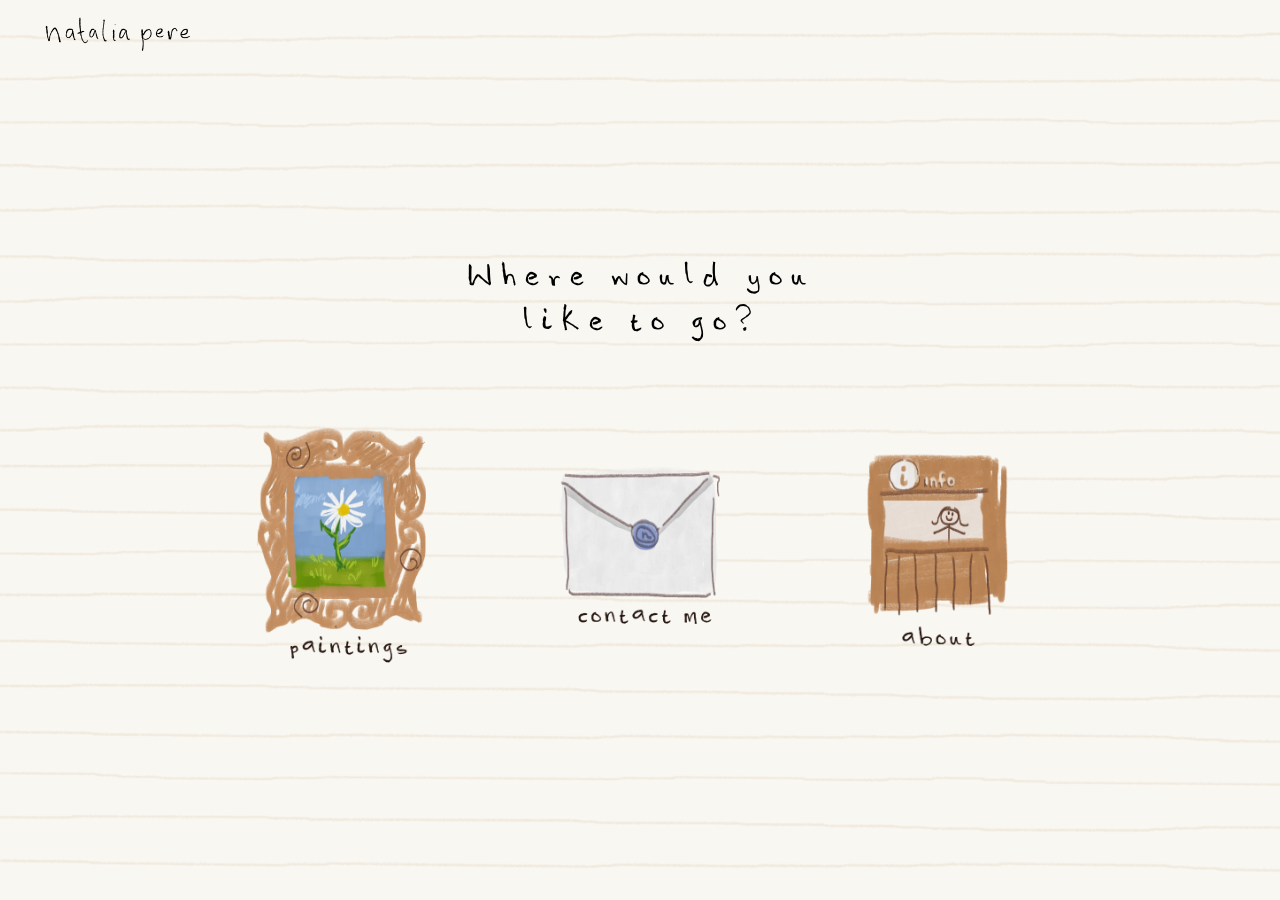
<file: index.html>
<!DOCTYPE html>
<html lang="en">
<head>
    <meta charset="UTF-8">
    <meta name="viewport" content="width=device-width, initial-scale=1.0">
    <title>Art Portfolio</title>
    <link rel="stylesheet" href="styles.css"> <!-- Link to styles.css -->
</head>
<body>
    <header>
        <a href="index.html"> <!-- Link the logo to the home page -->
          <div class="logo-container">
            <img src="assets/images/natalia-pere-logo.png" alt="Logo" class="logo" id="logo-img">
            <span class="logo-text" id="logo-text">:)</span>
        </div>
        </a>
    </header>
    <div class="centered-container">
        <div class="content">
            <h1>Where would you<br>like to go?</h1>
            
            <div class="button-container">
                <div class="button-wrapper">
                    <button onclick="location.href='paintings.html'">
                        <img src="assets/images/painting.png" alt="Button 1">
                    </button>
                </div>
                <div class="button-wrapper">
                    <button onclick="location.href='contact.html'">
                        <img src="assets/images/letter.png" alt="Button 2">
                    </button>
                </div>
                <div class="button-wrapper">
                    <button onclick="location.href='about.html'">
                        <img src="assets/images/info-center.png" alt="Button 3">
                    </button>
                </div>
            </div>
        </div>
    </div>
    <script src="script.js"></script>
</body>
</html>
</file>
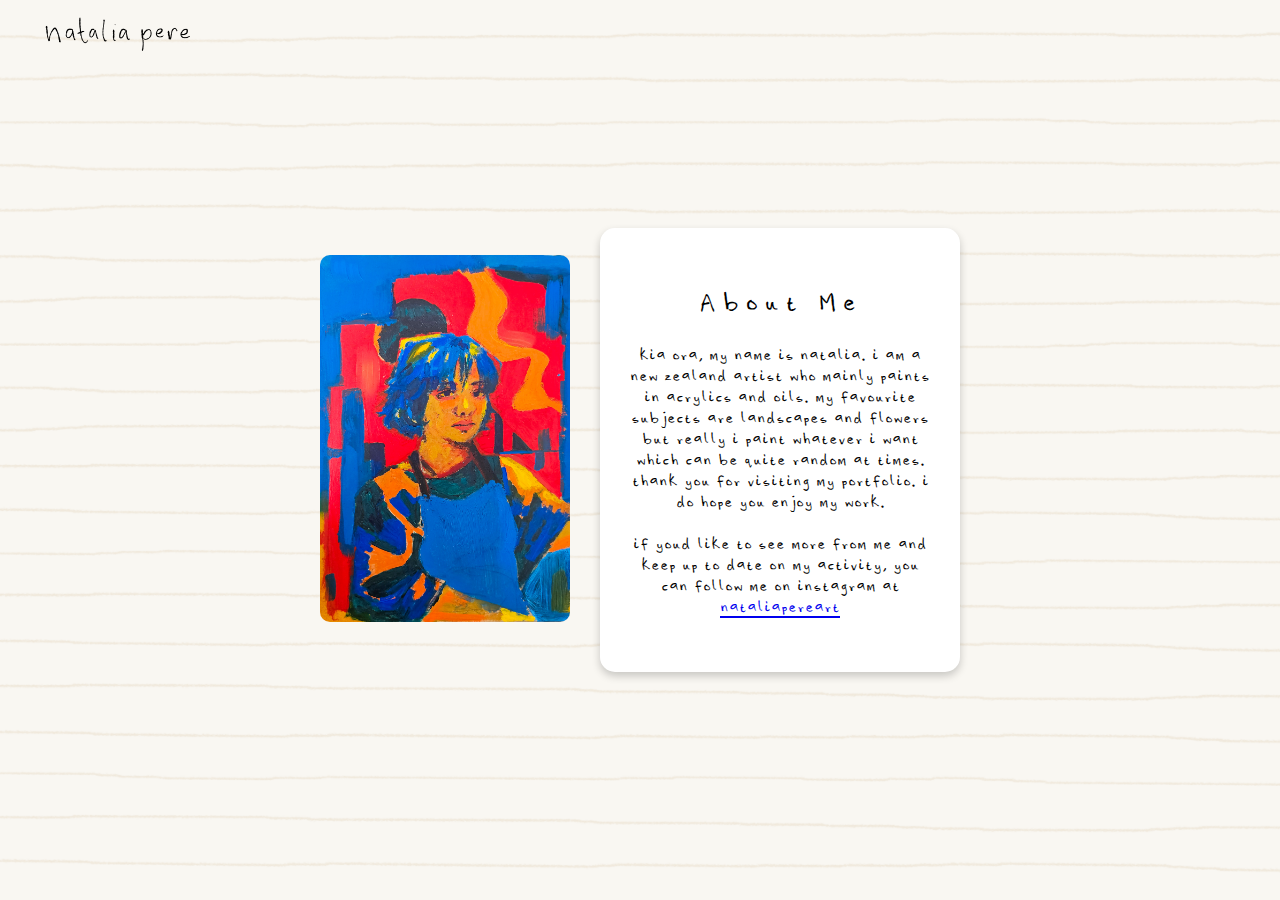
<file: about.html>
<!DOCTYPE html>
<html lang="en">
<head>
    <meta charset="UTF-8">
    <meta name="viewport" content="width=device-width, initial-scale=1.0">
    <title>About - Art Portfolio</title>
    <link rel="stylesheet" href="aboutstyles.css"> <!-- Link to aboutstyles.css -->
</head>
<body>
    <header>
        <a href="index.html"> <!-- Link the logo to the home page -->
          <div class="logo-container">
            <img src="assets/images/natalia-pere-logo.png" alt="Logo" class="logo" id="logo-img" onclick="index.html">
            <span class="logo-text" id="logo-text">:)</span>
        </div>
        </a>
    </header>
    
    <!-- About Section -->
    <div class="about-container">
        <div class="about-content">
            <div class="about-image">
                <img src="assets/images/paintings/portrait.jpg" alt="Artist Image">
            </div>
            <div class="about-text">
                <h1>About Me</h1>
                <p>kia ora, my name is natalia. i am a new zealand artist who mainly paints in acrylics and oils. my favourite subjects are landscapes and flowers but really i paint whatever i want which can be quite random at times. thank you for visiting my portfolio. i do hope you enjoy my work.<br><br>if youd like to see more from me and keep up to date on my activity, you can follow me on instagram at <a href="https://www.instagram.com/nataliapereart">nataliapereart</a></p>
            </div>
        </div>
    </div>

    <script src="script.js"></script>
</body>
</html>
</file>
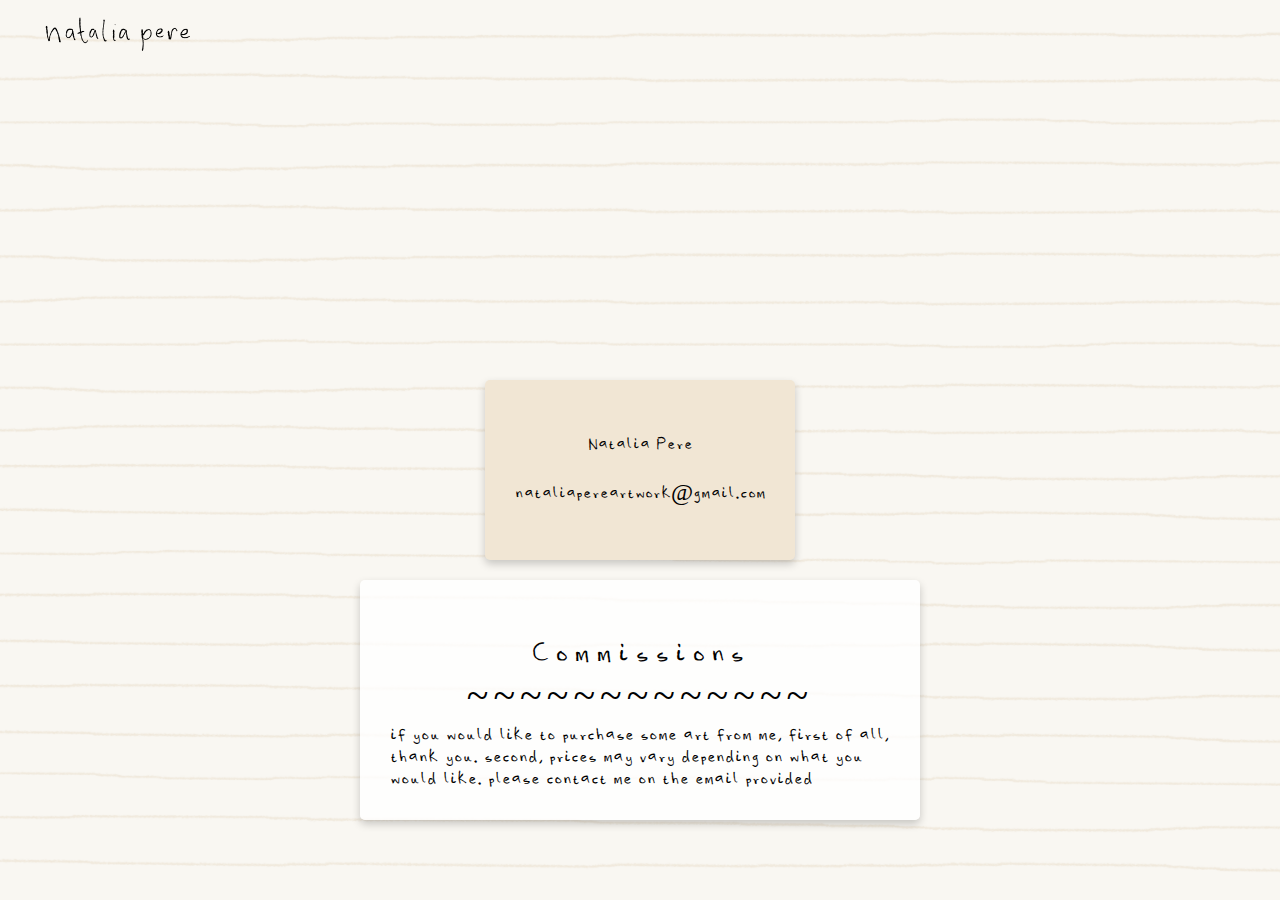
<file: contact.html>
<!DOCTYPE html>
<html lang="en">
<head>
    <meta charset="UTF-8">
    <meta name="viewport" content="width=device-width, initial-scale=1.0">
    <title>Contact - Art Portfolio</title>
    <link rel="stylesheet" href="contactstyles.css"> <!-- Link to styles.css -->
</head>
<body>
    <header>
        <a href="index.html"> <!-- Link the logo to the home page -->
          <div class="logo-container">
            <img src="assets/images/natalia-pere-logo.png" alt="Logo" class="logo" id="logo-img" onclick="index.html">
            <span class="logo-text" id="logo-text">:)</span>
        </div>
        </a>
    </header>
        <!-- Contact Information Section -->
        <div class="contact-info">
            <div class="contact-text">
                <p>Natalia Pere</p>
                <p>nataliapereartwork@gmail.com</p>
            </div>
        </div>
        <!-- Pricing Section -->
        <div class="pricing-container">
            <h1>Commissions<br>~~~~~~~~~~~~~</h1>
            <div class="pricing-details">
                <p>if you would like to purchase some art from me, first of all, thank you. second, prices may vary depending on what you would like. please contact me on the email provided</p>
              
            </div>
        </div>
    <script src="script.js"></script>
</body>
</html>
</file>
<file: styles.css>
@font-face {
  font-family: 'handwritten';
  src: url('fonts/handwritten.ttf') format('truetype'),
       url('fonts/handwritten.otf') format('opentype');
  font-weight: normal;
  font-style: normal;
}

body {
  font-family: 'handwritten'; /* Apply custom font only */
  background-color: #f1e6d4;
  background-image: url('assets/images/background.png'); /* Set background image */
  background-size: cover; /* Ensure the background image covers the entire screen */
  background-position: center; /* Center the background image */
  margin: 0;
  padding: 0;
  height: 100vh;
  display: flex;
  justify-content: center; /* Center horizontally */
  align-items: center; /* Center vertically */
}

header {
  position: absolute;
  top: 10px; /* Set space between the logo and the top of the website */
  left: 25px;
}

.logo-container {
  position: relative;
}

.logo {
  width: 200px; /* Logo image size */
}

.logo-text {
  display: none; /* Initially hide the text */
  font-size: 30px;
  color: rgb(0, 0, 0);
  font-weight: lighter;
  position: absolute;
  top: 10px;
  left: 0;
  text-align: center;
  width: 100%;
}

.logo-container:hover .logo {
  opacity: 0; /* Hide the logo image when hovering */
}

.logo-container:hover .logo-text {
  display: block; /* Show the text when hovering */
  opacity: 0.5;
}

.centered-container {
  display: flex;
  justify-content: center; /* Center horizontally */
  align-items: center; /* Center vertically */
  text-align: center;
}

.content {
  text-align: center; /* Center text inside this div */
}

h1 {
  font-family: 'handwritten'; /* Custom handwritten font */
  font-size: 50px; /* Set font size */
  color: black;
  font-weight: lighter; /* Make it bold */
  text-align: center; /* Center the text */
  margin-bottom: 75px;
  background-clip: text; /* Clip the background to text */
  -webkit-background-clip: text; /* Ensure the background clip works in WebKit browsers */
  letter-spacing: 5px; /* Increase space between letters */
  position: relative;
}

.button-container {
  display: flex;
  justify-content: center; /* Center buttons horizontally */
  flex-wrap: wrap; /* Allow buttons to wrap on smaller screens */
}

.button-wrapper {
  display: flex;
  flex-direction: column; /* Stack the image and text vertically */
  align-items: center; /* Center them horizontally */
  margin: 0 50px; /* Add space of 50px between buttons (adjustable for mobile) */
}

button {
  background-color: transparent; /* Remove default button background */
  border: none; /* Remove default button border */
  padding: 0; /* Remove padding */
  cursor: pointer;
  transition: transform 0.3s ease, opacity 0.3s ease; /* Smooth transition for scaling effect */
}

button img {
  width: 200px; /* Set image size to 200px */
  object-fit: cover; /* Ensure the image covers the button area */
  transition: transform 0.3s ease, opacity 0.3s ease; /* Smooth transition for image size and opacity */
}

/* Hover effect for all buttons except the second one */
button:hover img {
  opacity: 0.7; /* Slightly fade the image on hover */
  transform: scale(1.1) rotate(10deg); /* Slightly enlarge and rotate the image to the right when hovered */
}

button:hover .button-text {
  opacity: 0.7; /* Slightly fade the text on hover */
  transform: scale(1.1); /* Slightly enlarge the text when hovered */
  font-size: 60px; /* Slightly enlarge the text when hovered */
}

/* Hover effect for the second button (tilt to the left) */
.button-wrapper:nth-child(2) button:hover img {
  opacity: 0.7; /* Slightly fade the image on hover */
  transform: scale(1.1) rotate(-10deg); /* Slightly enlarge and rotate the image to the left when hovered */
}

.button-wrapper:nth-child(2) button:hover .button-text {
  opacity: 0.7; /* Slightly fade the text on hover */
  transform: scale(1.1); /* Slightly enlarge the text when hovered */
  font-size: 60px; /* Slightly enlarge the text when hovered */
}

/* Mobile Optimization */
@media screen and (max-width: 768px) {
  header {
    left: 10px;
    top: 10px;
  }

  .logo {
    width: 150px; /* Reduce logo size on mobile */
    margin-bottom: 30px;
  }

  h1 {
    font-size: 30px; /* Reduce font size of h1 */
    margin-bottom: 30px;
    margin-top: 0px;
  }

  .button-container {
    flex-direction: column; /* Stack the buttons vertically */
    justify-content: center;
    align-items: center; /* Center buttons */
    margin-top: 20px;
  }

  .button-wrapper {
    margin: 20px 0; /* Adjust spacing between buttons */
  }

  button img {
    width: 150px; /* Reduce image size for mobile */
  }
}

/* Tablet Optimization */
@media screen and (max-width: 1024px) {
  .logo {
    width: 180px; /* Adjust logo size for tablets */
  }

  h1 {
    font-size: 40px; /* Adjust font size for tablets */
    margin-bottom: 50px;
    margin-top: 200px;
  }

  .button-container {
    justify-content: center;
  }

  .button-wrapper {
    margin: 20px; /* Adjust button spacing */
  }

  button img {
    width: 180px; /* Adjust image size for tablets */
  }
}

@media screen and (max-width: 380px) {

  .logo {
    width: 180px; /* Adjust logo size for tablets */
  }

  h1 {
    font-size: 40px; /* Adjust font size for tablets */
    margin-bottom: 50px;
    margin-top: 350px;
  }

  .button-container {
    justify-content: center;
  }

  .button-wrapper {
    margin: 20px; /* Adjust button spacing */
  }

  button img {
    width: 180px; /* Adjust image size for tablets */
  }

}
</file>
<file: aboutstyles.css>
@font-face {
    font-family: 'handwritten';
    src: url('fonts/handwritten.ttf') format('truetype'),
         url('fonts/handwritten.otf') format('opentype');
    font-weight: normal;
    font-style: normal;
}

body {
    font-family: 'handwritten'; /* Apply custom font only */
    background-color: #f1e6d4;
    background-image: url('assets/images/background.png');
    background-size: cover;
    background-position: center;
    margin: 0;
    padding: 0;
    height: 100vh;
    display: flex;
    justify-content: center;
    align-items: center;
}

header {
    position: absolute;
    top: 10px;
    left: 25px;
}

.logo-container {
    position: relative;
}

.logo {
    width: 200px; /* Logo image size */
}

.logo-text {
    display: none; /* Initially hide the text */
    font-size: 30px;
    color: rgb(0, 0, 0);
    font-weight: lighter;
    position: absolute;
    top: 10px;
    left: 0;
    text-align: center;
    width: 100%;
}

.logo-container:hover .logo {
    opacity: 0; /* Hide the logo image when hovering */
}

.logo-container:hover .logo-text {
    display: block; /* Show the text when hovering */
    opacity: 0.5;
}

/* About page content */
.about-container {
    display: flex;
    justify-content: center;
    align-items: center;
    width: 80%; /* Set the container width */
    height: 80vh; /* Set the container height */
    flex-direction: row;
    flex-wrap: wrap; /* Allow wrapping for mobile devices */
}

.about-content {
    display: flex;
    align-items: center;
    justify-content: center;
    text-align: center;
    flex-direction: row;
    flex-wrap: wrap;
}

.about-image {
    margin-right: 30px;
    margin-bottom: 20px;
}

.about-image img {
    width: 250px; /* Set the image size */
    height: auto;
    border-radius: 10px;
}

.about-text {
    background-color: white;
    padding: 30px;
    border-radius: 15px;
    box-shadow: 0 4px 8px rgba(0, 0, 0, 0.2);
    width: 300px;
}

.about-text h1 {
    font-family: 'handwritten';
    font-size: 40px;
    color: black;
    font-weight: lighter;
    text-align: center;
    margin-bottom: 5px;
    background-clip: text;
    -webkit-background-clip: text;
    letter-spacing: 5px;
}

.about-text p {
    font-family: 'handwritten';
    font-size: 24px;
    color: black;
    margin-right: 0px;
}

/* Mobile and Tablet Optimizations */
@media (max-width: 768px) {
    
    header {
        top: 10px;
        left: 10px;
    }

    .logo {
        width: 150px; /* Reduce logo size for smaller screens */
    }
    
    .about-container {
        width: 95%; /* Slightly reduce container width on smaller screens */
        height: auto; /* Let the height adjust to content */
    }

    .about-image {
        margin-right: 0;
        margin-bottom: 20px;
    }

    .about-image img {
        width: 200px; /* Reduce image size */
    }

    .about-text {
        width: 280px; /* Adjust text box width */
        padding: 20px; /* Reduce padding */
    }

    .about-text h1 {
        font-size: 35px; /* Smaller header font size */
        letter-spacing: 4px; /* Adjust letter spacing */
    }

    .about-text p {
        font-size: 22px; /* Adjust paragraph font size */
    }
}

@media screen and (max-width: 1024px) {
    header {
        top: 10px;
        left: 10px;
    }

    .logo {
        width: 150px; /* Reduce logo size for smaller screens */
    }
    
    body {
        padding: 10px; /* Add some padding to prevent edges being too close */
    }

    .about-container {
        flex-direction: column; /* Stack the content vertically */
        width: 100%; /* Full width on very small screens */
        height: auto; /* Let content take the full height */
    }

    .about-content {
        flex-direction: column; /* Stack the image and text */
        align-items: center; /* Center-align content */
    }

    .about-image img {
        margin-top: -150px;
        width: 180px; /* Reduce the image size further */
    }

    .about-text {
        width: 80%; /* Make the text container full-width */
        padding: 15px; /* Reduce padding */
    }

    .about-text h1 {
        font-size: 28px; /* Further reduce header font size */
    }

    .about-text p {
        font-size: 18px; /* Smaller text for mobile screens */
    }
}

@media screen and (max-width: 480px) {

    .logo {
        width: 180px; /* Adjust logo size for tablets */
      }

    body {
        padding: 10px; /* Add some padding to prevent edges being too close */
    }

    .about-container {
        flex-direction: column; /* Stack the content vertically */
        width: 100%; /* Full width on very small screens */
        height: auto; /* Let content take the full height */
    }

    .about-content {
        flex-direction: column; /* Stack the image and text */
        align-items: center; /* Center-align content */
    }

    .about-image img {
        margin-top: 20px;
        width: 180px; /* Reduce the image size further */
    }

    .about-text {
        width: 80%; /* Make the text container full-width */
        padding: 15px; /* Reduce padding */
    }

    .about-text h1 {
        font-size: 28px; /* Further reduce header font size */
    }

    .about-text p {
        font-size: 18px; /* Smaller text for mobile screens */
    }
}
</file>
<file: contactstyles.css>
@font-face {
  font-family: 'handwritten';
  src: url('fonts/handwritten.ttf') format('truetype'),
       url('fonts/handwritten.otf') format('opentype');
  font-weight: normal;
  font-style: normal;
}

body {
  font-family: 'handwritten'; /* Apply custom font only */
  background-color: #f1e6d4;
  background-image: url('assets/images/background.png'); /* Set background image */
  background-size: cover; /* Ensure the background image covers the entire screen */
  background-position: center; /* Center the background image */
  margin: 0;
  padding: 0;
  height: 100vh;
  display: flex;
  justify-content: center; /* Center horizontally */
  align-items: center; /* Center vertically */
  flex-direction: column; /* Stack content vertically */
}

/* Header styles */
header {
  position: absolute;
  top: 10px; /* Set space between the logo and the top of the website */
  left: 25px;
}

.logo-container {
  position: relative;
}

.logo {
  width: 200px; /* Logo image size */
}

.logo-text {
  display: none; /* Initially hide the text */
  font-size: 30px;
  color: rgb(0, 0, 0);
  font-weight: lighter;
  position: absolute;
  top: 10px;
  left: 0;
  text-align: center;
  width: 100%;
}

.logo-container:hover .logo {
  opacity: 0; /* Hide the logo image when hovering */
}

.logo-container:hover .logo-text {
  display: block; /* Show the text when hovering */
  opacity: 0.5;
}

/* Centered container */
.centered-container {
  display: flex;
  justify-content: center; /* Center horizontally */
  align-items: center; /* Center vertically */
  flex-direction: column; /* Stack items vertically */
}

/* Content styling */
.content {
  text-align: center; /* Center text inside this div */
}

h1 {
  font-family: 'handwritten'; /* Custom handwritten font */
  font-size: 40px; /* Set font size */
  color: black;
  font-weight: lighter; /* Make it bold */
  text-align: center; /* Center the text */
  margin-bottom: 5px;
  background-clip: text; /* Clip the background to text */
  -webkit-background-clip: text; /* Ensure the background clip works in WebKit browsers */
  letter-spacing: 5px; /* Increase space between letters */
}

.button-container {
  display: flex;
  justify-content: center; /* Center buttons horizontally */
  flex-direction: column; /* Stack buttons vertically */
  align-items: center; /* Center buttons */
}

/* Contact Page Styling */
.contact-info {
  background-color: #f1e6d4; /* Light cream background */
  border-radius: 5px; /* Rounded corners */
  padding: 30px;
  text-align: center;
  width: 250px;
  box-shadow: 0 4px 8px rgba(0, 0, 0, 0.2);
  margin-top: 300px;
}

.contact-info p {
  font-family: 'handwritten'; /* Custom font */
  font-size: 24px;
  color: black;
  margin-right: 0px;
}

.pricing-container {
  background-color: rgba(255, 255, 255, 0.8);
  padding: 30px;
  border-radius: 5px;
  margin-top: 20px;
  text-align: left;
  width: 500px;
  box-shadow: 0 4px 8px rgba(0, 0, 0, 0.2);
}

.pricing-container h2 {
  font-family: 'handwritten';
  font-size: 36px;
  color: black;
  margin-bottom: 20px;
}

.pricing-details p {
  font-family: 'handwritten';
  font-size: 25px;
  color: black;
  margin: 0px 0;
}

.pricing-details p strong {
  color: #444; /* Darker color for prices */
}

/* Mobile optimization */
@media screen and (max-width: 768px) {
  header {
      left: 10px;
      top: 10px;
  }

  .logo {
      width: 150px; /* Reduce logo size on smaller screens */
  }

  .contact-info {
      width: 90%; /* Make contact info container more flexible */
      margin-right: 0; /* Remove margin */
      margin-bottom: 20px; /* Add space at the bottom */
  }

  .pricing-container {
      width: 90%; /* Make pricing container flexible */
      margin-top: 20px;
  }

  .pricing-container h1 {
      font-size: 28px; /* Adjust header font size for mobile */
  }

  .pricing-details p {
      font-size: 20px; /* Adjust font size for pricing details */
  }

  /* Stack content vertically for small screens */
  .centered-container {
      flex-direction: column;
  }
}

/* Tablet optimization */
@media screen and (max-width: 1024px) {
  .logo {
      width: 180px; /* Adjust logo size for tablets */
  }

  .contact-info {
    width: 90%; /* Make contact info container more flexible */
    margin-right: 0; /* Remove margin */
    margin-bottom: 20px; /* Add space at the bottom */
    margin-top: -150px;
}

.pricing-container {
    width: 90%; /* Make pricing container flexible */
    margin-top: 20px;
}
}

@media screen and (max-width: 480px) {
  .logo {
    width: 180px; /* Adjust logo size for tablets */
}

.contact-info {
  width: 90%; /* Make contact info container more flexible */
  margin-right: 0; /* Remove margin */
  margin-bottom: 20px; /* Add space at the bottom */
  margin-top: 100px;
}

.pricing-container {
  width: 90%; /* Make pricing container flexible */
  margin-top: 20px;
}
}
</file>
